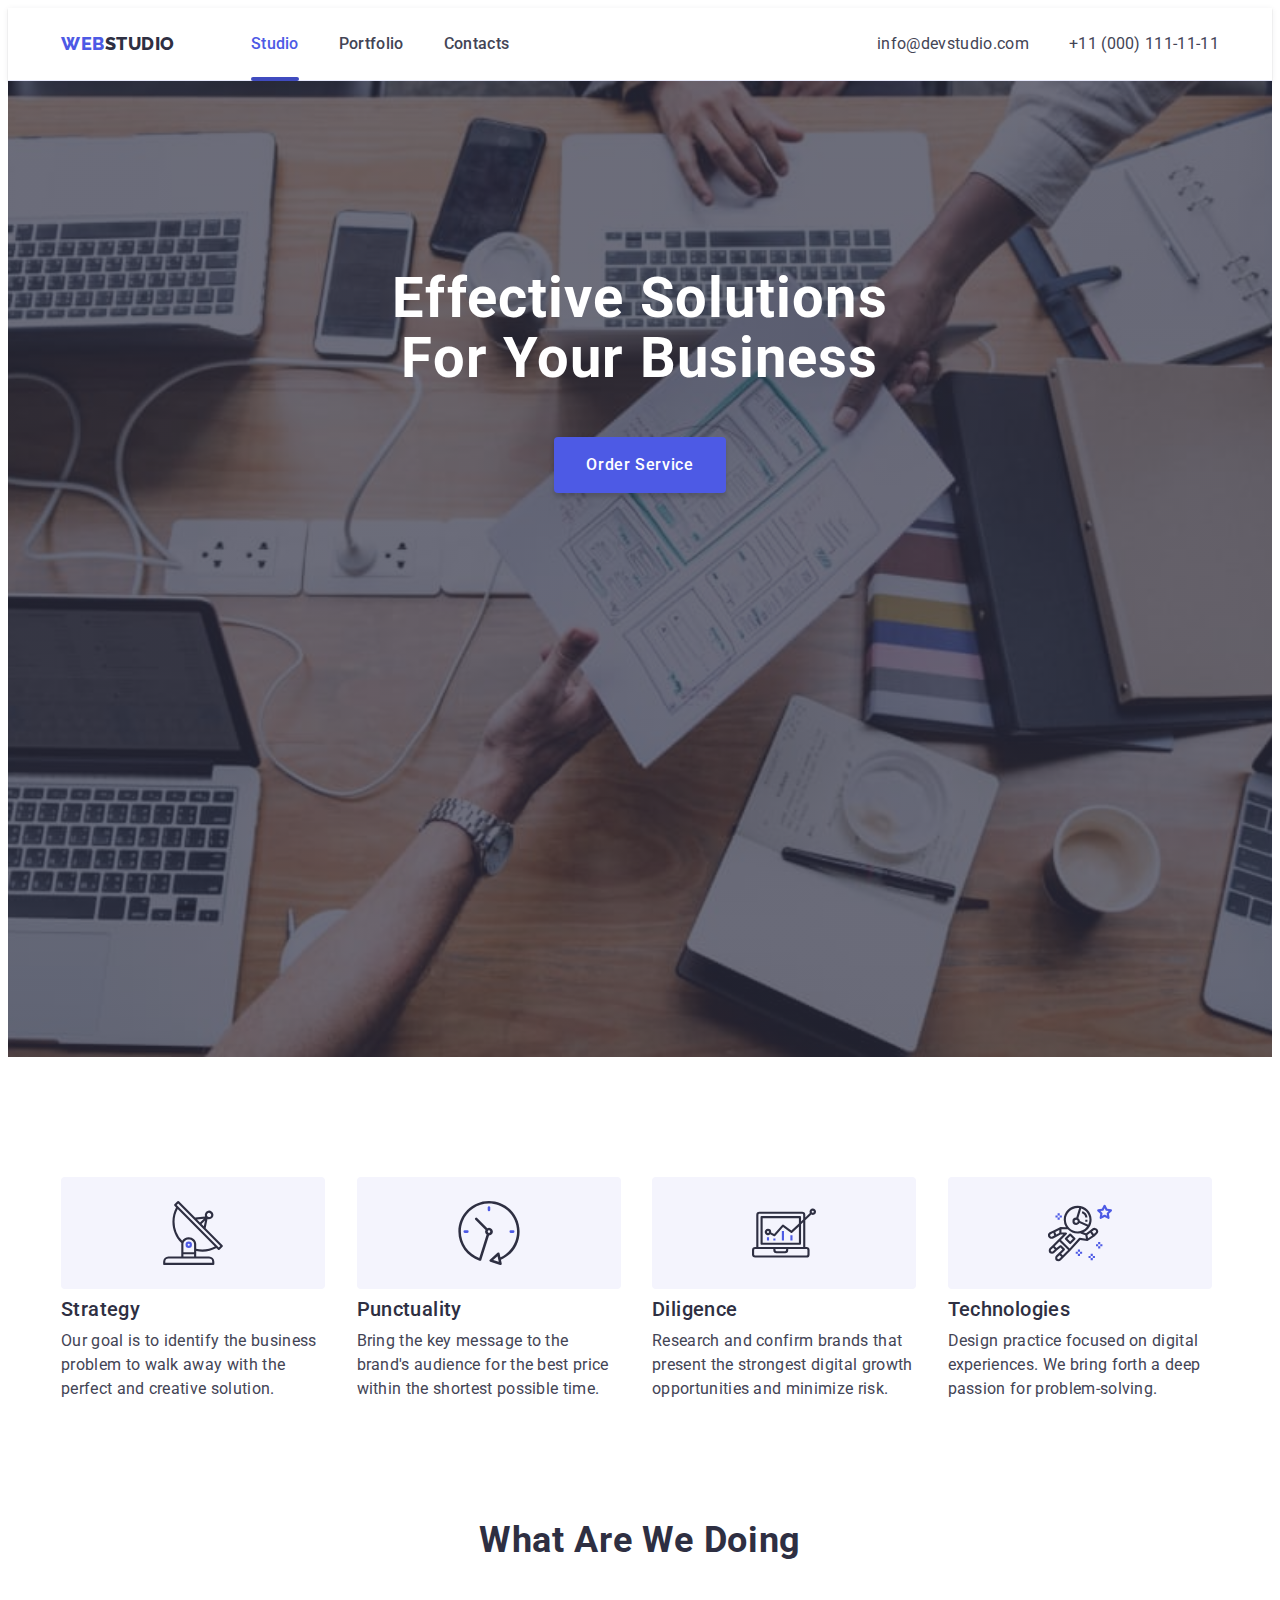
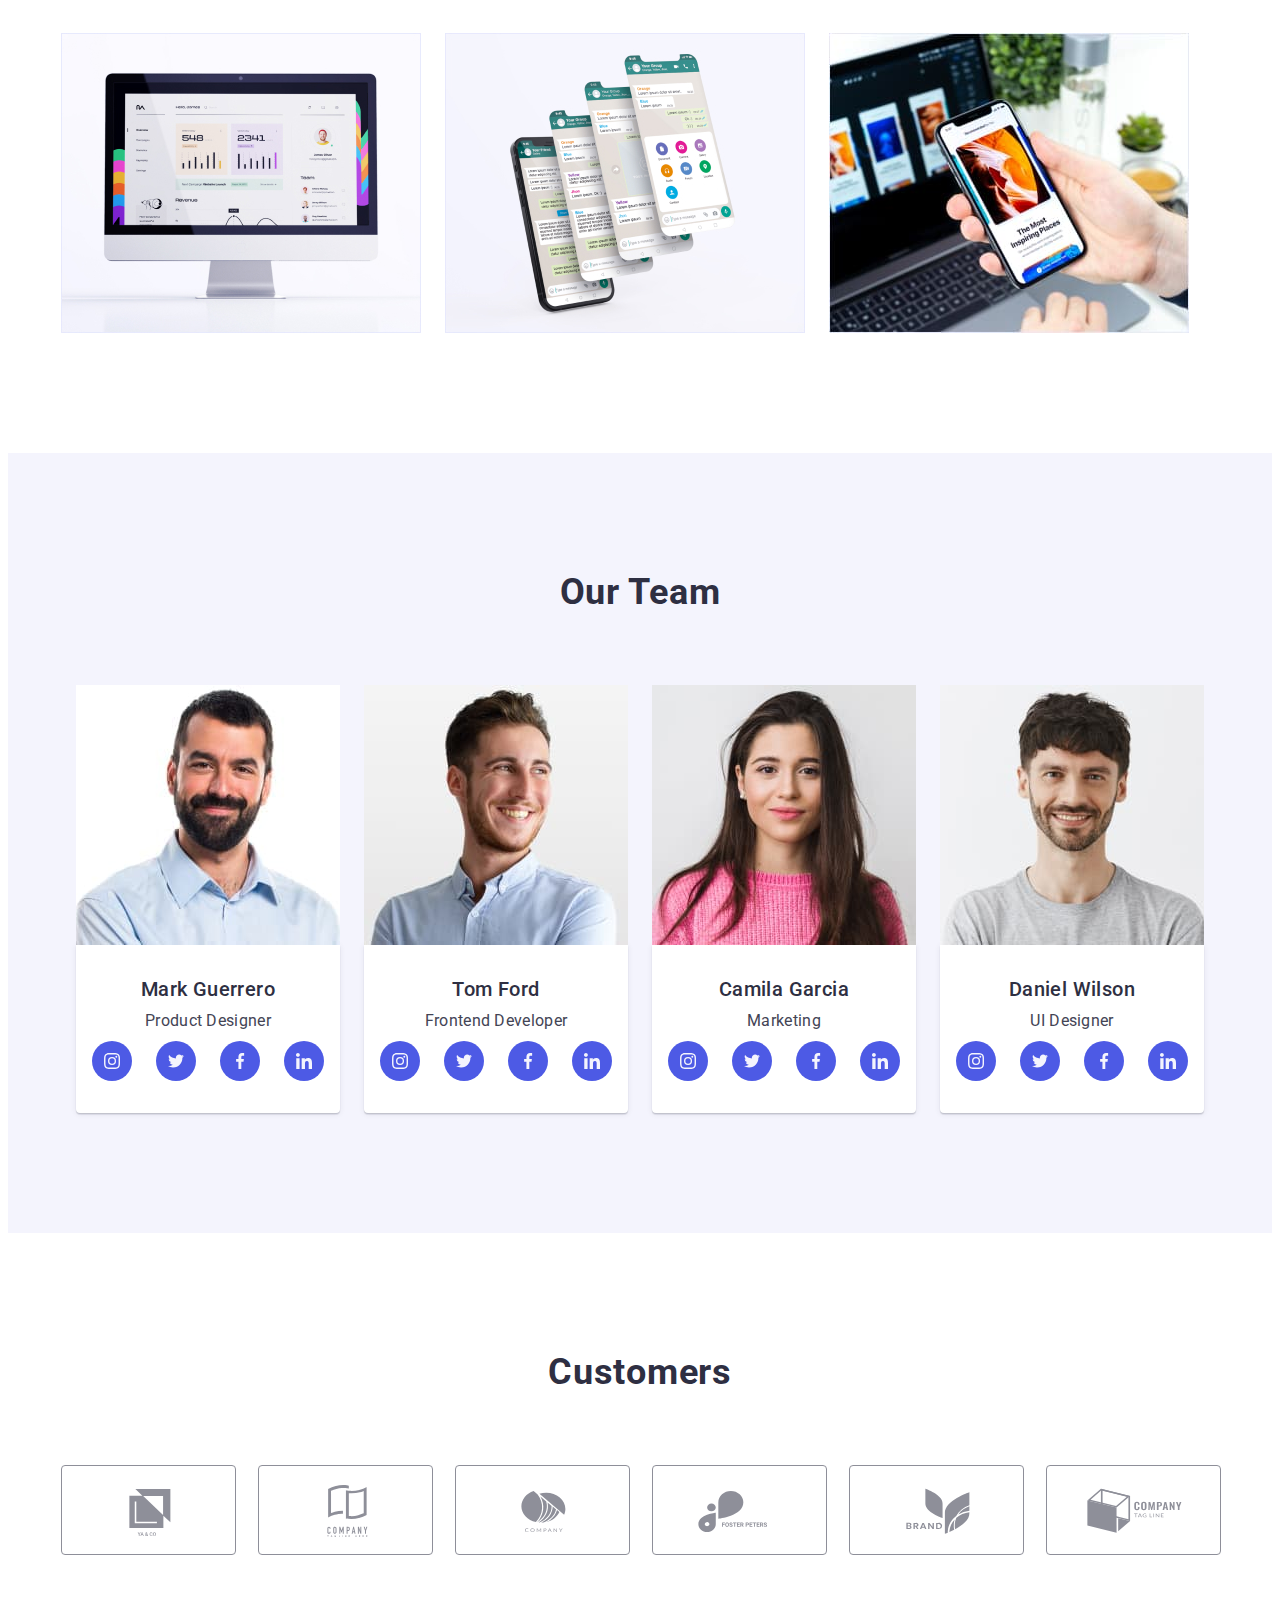
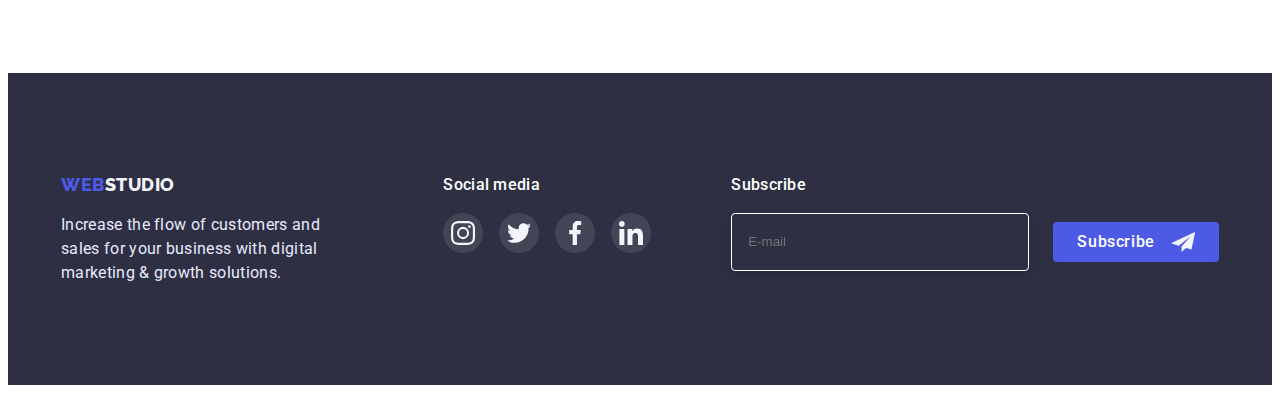
<file: index.html>
<!DOCTYPE html>
<html lang="en">
  <head>
    <meta charset="UTF-8" />
    <meta http-equiv="X-UA-Compatible" content="IE=edge" />
    <meta name="viewport" content="width=device-width, initial-scale=1.0" />
    <title>Document</title>
    <link rel="preconnect" href="https://fonts.googleapis.com" />
    <link rel="preconnect" href="https://fonts.gstatic.com" crossorigin />
    <link
      href="https://fonts.googleapis.com/css2?family=Raleway:wght@800&family=Roboto:wght@400;500;700;900&display=swap"
      rel="stylesheet"
    />
    <link
      rel="stylesheet"
      href="https://cdnjs.cloudflare.com/ajax/libs/modern-normalize/1.1.0/modern-normalize.min.css"
      integrity="sha512-wpPYUAdjBVSE4KJnH1VR1HeZfpl1ub8YT/NKx4PuQ5NmX2tKuGu6U/JRp5y+Y8XG2tV+wKQpNHVUX03MfMFn9Q=="
      crossorigin="anonymous"
      referrerpolicy="no-referrer"
    />
    <link rel="stylesheet" href="./css/styles.css" />
  </head>
  <body>
    <!-- header -->
    <header class="site-header">
      <div class="container main-nav">
        <nav class="navigation">
          <a href="./index.html" class="logo"
            >Web<span class="logo-web">studio</span></a
          >
          <ul class="nav list">
            <li class="item">
              <a href="./index.html" class="link active">Studio</a>
            </li>
            <li class="item">
              <a href="./portfolio.html" class="link">Portfolio</a>
            </li>
            <li class="item"><a href="" class="link">Contacts</a></li>
          </ul>
        </nav>
        <button type="button" class="button open-menu js-open-menu">
          <svg width="32" height="22">
            <use href="./images/icons.svg#icon-burger-menu"></use>
          </svg>
        </button>
        <address class="address-list">
          <ul class="contacts list">
            <li class="item">
              <a href="mailto:info@devstudio.com" class="contact"
                >info@devstudio.com</a
              >
            </li>
            <li class="item">
              <a href="tel:+110001111111" class="contact"
                >+11 (000) 111-11-11</a
              >
            </li>
          </ul>
        </address>
      </div>
    </header>
    <main>
      <!-- hero section -->
      <section class="hero-section">
        <div class="container">
          <h1 class="hero-title">Effective Solutions for Your Business</h1>
          <button type="button" class="hero button" data-modal-open>
            Order Service
          </button>
        </div>
      </section>
      <!-- advantages section -->
      <section class="features">
        <div class="container">
          <h2 class="visually-hidden">Our Advantages</h2>
          <ul class="feature-list list">
            <li class="feature">
              <div class="hood">
                <svg class="icon">
                  <use href="./images/icons.svg#icon-antenna"></use>
                </svg>
              </div>
              <h3 class="feature-title">Strategy</h3>
              <p class="feature-description">
                Our goal is to identify the business problem to walk away with
                the perfect and creative solution.
              </p>
            </li>
            <li class="feature">
              <div class="hood">
                <svg class="icon">
                  <use href="./images/icons.svg#icon-clock"></use>
                </svg>
              </div>
              <h3 class="feature-title">Punctuality</h3>
              <p class="feature-description">
                Bring the key message to the brand's audience for the best price
                within the shortest possible time.
              </p>
            </li>
            <li class="feature">
              <div class="hood">
                <svg class="icon">
                  <use href="./images/icons.svg#icon-diagram"></use>
                </svg>
              </div>
              <h3 class="feature-title">Diligence</h3>
              <p class="feature-description">
                Research and confirm brands that present the strongest digital
                growth opportunities and minimize risk.
              </p>
            </li>
            <li class="feature">
              <div class="hood">
                <svg class="icon">
                  <use href="./images/icons.svg#icon-astronaut"></use>
                </svg>
              </div>
              <h3 class="feature-title">Technologies</h3>
              <p class="feature-description">
                Design practice focused on digital experiences. We bring forth a
                deep passion for problem-solving.
              </p>
            </li>
          </ul>
        </div>
      </section>
      <!-- work section -->
      <section class="activities">
        <div class="container">
          <h2 class="work-title">What Are We Doing</h2>
          <ul class="activity-list list">
            <li class="activity-image">
              <img
                srcset="./images/Rectangle-71@2x.jpg 2x"
                src="./images/img1.jpg"
                alt="computer"
                width="360"
              />
            </li>
            <li class="activity-image">
              <img
                srcset="./images/Rectangle-71-1@2x.jpg 2x"
                src="./images/img2.jpg"
                alt="screen_slideshow"
                width="360"
              />
            </li>
            <li class="activity-image">
              <img
                srcset="./images/Rectangle71-2@2x.jpg 2x"
                src="./images/img3.jpg"
                alt="phone"
                width="360"
              />
            </li>
          </ul>
        </div>
      </section>
      <!-- team section -->
      <section class="team">
        <div class="container">
          <h2 class="team-title">Our Team</h2>
          <ul class="team-list list">
            <li class="item">
              <img
                srcset="./images/mobile/mark-guerrero@2x.jpg 2x"
                src="./images/workers/mark.jpg"
                alt="mark"
                width="264"
              />
              <div class="team-content">
                <h3 class="name">Mark Guerrero</h3>
                <p class="process">Product Designer</p>
                <ul class="list socials">
                  <li class="social-button">
                    <a href="" class="social-link">
                      <svg class="social-icon">
                        <use href="./images/icons.svg#icon-instagram"></use>
                      </svg>
                    </a>
                  </li>
                  <li class="social-button">
                    <a href="" class="social-link">
                      <svg class="social-icon">
                        <use href="./images/icons.svg#icon-twitter"></use>
                      </svg>
                    </a>
                  </li>
                  <li class="social-button">
                    <a href="" class="social-link">
                      <svg class="social-icon">
                        <use href="./images/icons.svg#icon-facebook"></use>
                      </svg>
                    </a>
                  </li>
                  <li class="social-button">
                    <a href="" class="social-link">
                      <svg class="social-icon">
                        <use href="./images/icons.svg#icon-linkedin"></use>
                      </svg>
                    </a>
                  </li>
                </ul>
              </div>
            </li>
            <li class="item">
              <img
                srcset="./images/mobile/tom-ford@2x.jpg 2x"
                src="./images/workers/tom.jpg"
                alt="tom"
                width="264"
              />
              <div class="team-content">
                <h3 class="name">Tom Ford</h3>
                <p class="process">Frontend Developer</p>
                <ul class="list socials">
                  <li class="social-button">
                    <a href="" class="social-link">
                      <svg class="social-icon">
                        <use href="./images/icons.svg#icon-instagram"></use>
                      </svg>
                    </a>
                  </li>
                  <li class="social-button">
                    <a href="" class="social-link">
                      <svg class="social-icon">
                        <use href="./images/icons.svg#icon-twitter"></use>
                      </svg>
                    </a>
                  </li>
                  <li class="social-button">
                    <a href="" class="social-link">
                      <svg class="social-icon">
                        <use href="./images/icons.svg#icon-facebook"></use>
                      </svg>
                    </a>
                  </li>
                  <li class="social-button">
                    <a href="" class="social-link">
                      <svg class="social-icon">
                        <use href="./images/icons.svg#icon-linkedin"></use>
                      </svg>
                    </a>
                  </li>
                </ul>
              </div>
            </li>
            <li class="item">
              <img
                srcset="./images/mobile/camilla-garcia@2x.jpg 2x"
                src="./images/workers/camila.jpg"
                alt="camila"
                width="264"
              />
              <div class="team-content">
                <h3 class="name">Camila Garcia</h3>
                <p class="process">Marketing</p>
                <ul class="list socials">
                  <li class="social-button">
                    <a href="" class="social-link">
                      <svg class="social-icon">
                        <use href="./images/icons.svg#icon-instagram"></use>
                      </svg>
                    </a>
                  </li>
                  <li class="social-button">
                    <a href="" class="social-link">
                      <svg class="social-icon">
                        <use href="./images/icons.svg#icon-twitter"></use>
                      </svg>
                    </a>
                  </li>
                  <li class="social-button">
                    <a href="" class="social-link">
                      <svg class="social-icon">
                        <use href="./images/icons.svg#icon-facebook"></use>
                      </svg>
                    </a>
                  </li>
                  <li class="social-button">
                    <a href="" class="social-link">
                      <svg class="social-icon">
                        <use href="./images/icons.svg#icon-linkedin"></use>
                      </svg>
                    </a>
                  </li>
                </ul>
              </div>
            </li>
            <li class="item">
              <img
                srcset="./images/mobile/daniel-wilson@2x.jpg 2x"
                src="./images/workers/daniel.jpg"
                alt="daniel"
                width="264"
              />
              <div class="team-content">
                <h3 class="name">Daniel Wilson</h3>
                <p class="process">UI Designer</p>
                <ul class="list socials">
                  <li class="social-button">
                    <a href="" class="social-link">
                      <svg class="social-icon">
                        <use href="./images/icons.svg#icon-instagram"></use>
                      </svg>
                    </a>
                  </li>
                  <li class="social-button">
                    <a href="" class="social-link">
                      <svg class="social-icon">
                        <use href="./images/icons.svg#icon-twitter"></use>
                      </svg>
                    </a>
                  </li>
                  <li class="social-button">
                    <a href="" class="social-link">
                      <svg class="social-icon">
                        <use href="./images/icons.svg#icon-facebook"></use>
                      </svg>
                    </a>
                  </li>
                  <li class="social-button">
                    <a href="" class="social-link">
                      <svg class="social-icon">
                        <use href="./images/icons.svg#icon-linkedin"></use>
                      </svg>
                    </a>
                  </li>
                </ul>
              </div>
            </li>
          </ul>
        </div>
      </section>
      <!-- customers -->
      <section class="customers">
        <div class="container">
          <h2 class="customers-title">Customers</h2>
          <ul class="list customer-list">
            <li class="customer-item">
              <a href="" class="customer-button">
                <svg class="customer-icon">
                  <use href="./images/icons.svg#icon-customer-one"></use>
                </svg>
              </a>
            </li>
            <li class="customer-item">
              <a href="" class="customer-button">
                <svg class="customer-icon">
                  <use href="./images/icons.svg#icon-customer-two"></use>
                </svg>
              </a>
            </li>
            <li class="customer-item">
              <a href="" class="customer-button">
                <svg class="customer-icon">
                  <use href="./images/icons.svg#icon-customer-three"></use>
                </svg>
              </a>
            </li>
            <li class="customer-item">
              <a href="" class="customer-button">
                <svg class="customer-icon">
                  <use href="./images/icons.svg#icon-customer-four"></use>
                </svg>
              </a>
            </li>
            <li class="customer-item">
              <a href="" class="customer-button">
                <svg class="customer-icon">
                  <use href="./images/icons.svg#icon-customer-five"></use>
                </svg>
              </a>
            </li>
            <li class="customer-item">
              <a href="" class="customer-button">
                <svg class="customer-icon">
                  <use href="./images/icons.svg#icon-customer-six"></use>
                </svg>
              </a>
            </li>
          </ul>
        </div>
      </section>
    </main>
    <!-- footer -->
    <footer class="footer">
      <div class="container footer-wrapper">
        <div class="descr-div">
          <a href="./index.html" class="logo footer-logo"
            >Web<span class="logo light">studio</span></a
          >
          <p class="footer-description">
            Increase the flow of customers and sales for your business with
            digital marketing & growth solutions.
          </p>
        </div>
        <div class="footer-socials">
          <p class="media-title">Social media</p>
          <ul class="list footer-list">
            <li class="media-button">
              <a href="" class="media-link">
                <svg class="media-icon">
                  <use href="./images/icons.svg#icon-instagram"></use>
                </svg>
              </a>
            </li>
            <li class="media-button">
              <a href="" class="media-link">
                <svg class="media-icon">
                  <use href="./images/icons.svg#icon-twitter"></use>
                </svg>
              </a>
            </li>
            <li class="media-button">
              <a href="" class="media-link">
                <svg class="media-icon">
                  <use href="./images/icons.svg#icon-facebook"></use>
                </svg>
              </a>
            </li>
            <li class="media-button">
              <a href="" class="media-link">
                <svg class="media-icon">
                  <use href="./images/icons.svg#icon-linkedin"></use>
                </svg>
              </a>
            </li>
          </ul>
        </div>
        <div class="footer-subscribe">
          <p class="subscribe-header">Subscribe</p>
          <form name="email-form" class="subscribe-wrapper">
            <input
              type="email"
              name="email"
              placeholder="E-mail"
              class="input-email"
            />
            <button type="submit" class="button subscribe-button">
              Subscribe
              <svg class="subscribe-icon">
                <use href="./images/icons.svg#icon-send-plane"></use>
              </svg>
            </button>
          </form>
        </div>
      </div>
    </footer>

    <!-- MOBILE MENU -->
    <div class="mobile-menu js-menu-container">
      <div class="container flex-container">
        <div>
          <button type="button" class="modal-btn js-close-menu">
            <svg class="close-icon" width="8" height="8">
              <use href="./images/icons.svg#icon-exit"></use>
            </svg>
          </button>
          <ul class="mobile-list list">
            <li class="item">
              <a href="./index.html" class="link active">Studio</a>
            </li>
            <li class="item">
              <a href="./portfolio.html" class="link">Portfolio</a>
            </li>
            <li class="item"><a href="" class="link">Contacts</a></li>
          </ul>
        </div>
        <div class="mobile-menu-contacts-wrap">
          <address class="mobile-address">
            <ul class="mobile-contacts list">
              <li class="item">
                <a href="tel:+110001111111" class="contact phone-number"
                  >+11 (000) 111-11-11</a
                >
              </li>
              <li class="item">
                <a href="mailto:info@devstudio.com" class="contact email"
                  >info@devstudio.com</a
                >
              </li>
            </ul>
          </address>
          <ul class="mobile-socials list">
            <li class="social-menu">
              <a href="" class="social-button">
                <svg class="social-icon">
                  <use href="./images/icons.svg#icon-instagram"></use>
                </svg>
              </a>
            </li>
            <li class="social-menu">
              <a href="" class="social-button">
                <svg class="social-icon">
                  <use href="./images/icons.svg#icon-twitter"></use>
                </svg>
              </a>
            </li>
            <li class="social-menu">
              <a href="" class="social-button">
                <svg class="social-icon">
                  <use href="./images/icons.svg#icon-facebook"></use>
                </svg>
              </a>
            </li>
            <li class="social-menu">
              <a href="" class="social-button">
                <svg class="social-icon">
                  <use href="./images/icons.svg#icon-linkedin"></use>
                </svg>
              </a>
            </li>
          </ul>
        </div>
      </div>
    </div>
    <!-- MODAL -->
    <div class="backdrop is-hidden" data-modal>
      <div class="modal">
        <button type="button" class="modal-btn" data-modal-close>
          <svg class="close-icon">
            <use href="./images/icons.svg#icon-exit"></use>
          </svg>
        </button>
        <p class="modal-title">Leave your contacts and we will call you back</p>
        <form name="form">
          <div class="modal-form">
            <label>
              <span class="form-label">Name</span>
              <span class="form-field">
                <input type="text" name="name" class="form-input" />
                <svg class="form-icon">
                  <use href="./images/icons.svg#icon-person"></use>
                </svg>
              </span>
            </label>
            <label>
              <span class="form-label">Phone</span>
              <span class="form-field">
                <input type="tel" name="phone-number" class="form-input" />
                <svg class="form-icon">
                  <use href="./images/icons.svg#icon-phone"></use>
                </svg>
              </span>
            </label>
            <label>
              <span class="form-label">Email</span>
              <span class="form-field">
                <input type="email" name="email-address" class="form-input" />
                <svg class="form-icon">
                  <use href="./images/icons.svg#icon-email"></use>
                </svg>
              </span>
            </label>
            <label>
              <span class="form-label">Comment</span>
              <textarea
                name="comment"
                placeholder="Text input"
                class="form-comment"
              ></textarea>
            </label>
          </div>
          <label class="checkbox-label">
            <input
              type="checkbox"
              name="privacy-policy"
              class="checkbox"
              value="accepted"
            />
            <span class="checkbox-icon">
              <svg width="10" height="8">
                <use href="./images/icons.svg#icon-checkmark"></use>
              </svg>
            </span>
            <span>
              I accept the terms and conditions of the
              <a href="" class="policy">Privacy Policy</a>
            </span>
          </label>
          <button type="submit" class="button send-button">Send</button>
        </form>
      </div>
    </div>
    <script src="./js/modal.js"></script>
    <script src="./js/modal-menu.js"></script>
  </body>
</html>
</file>
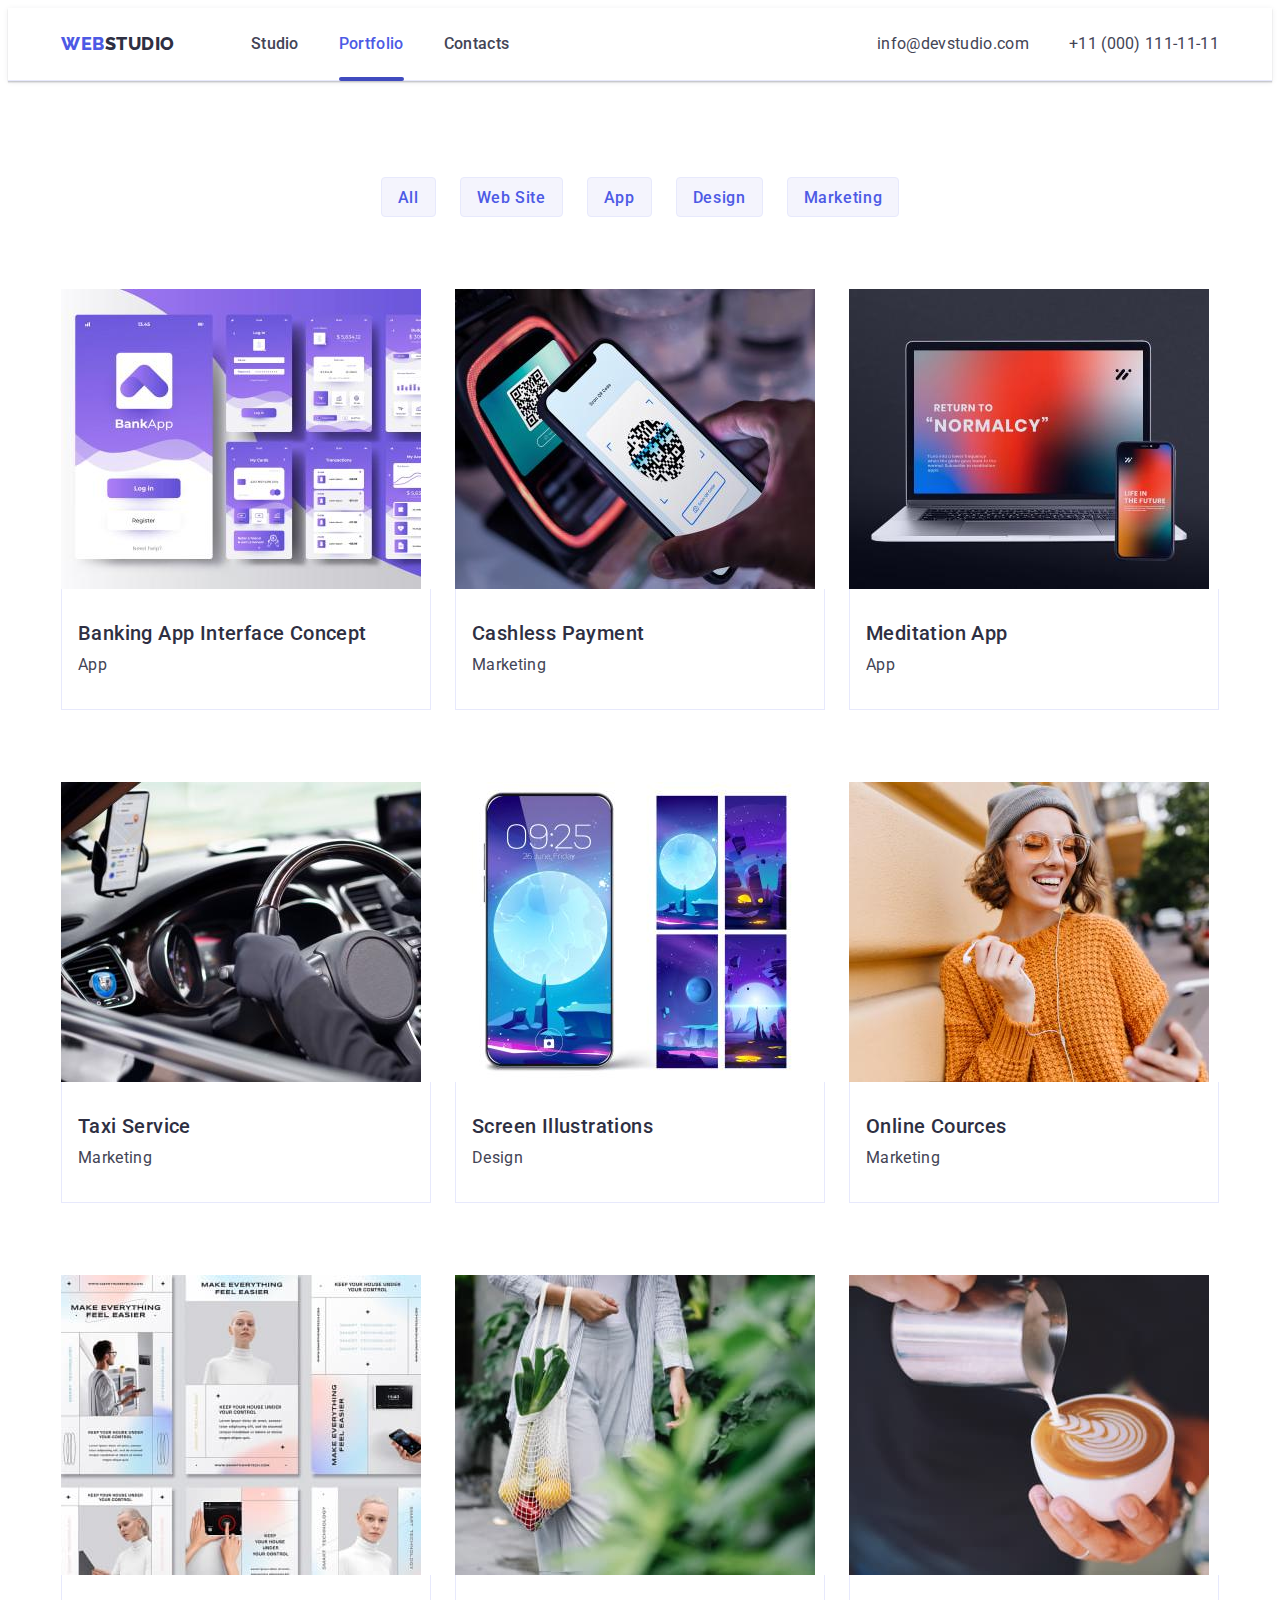
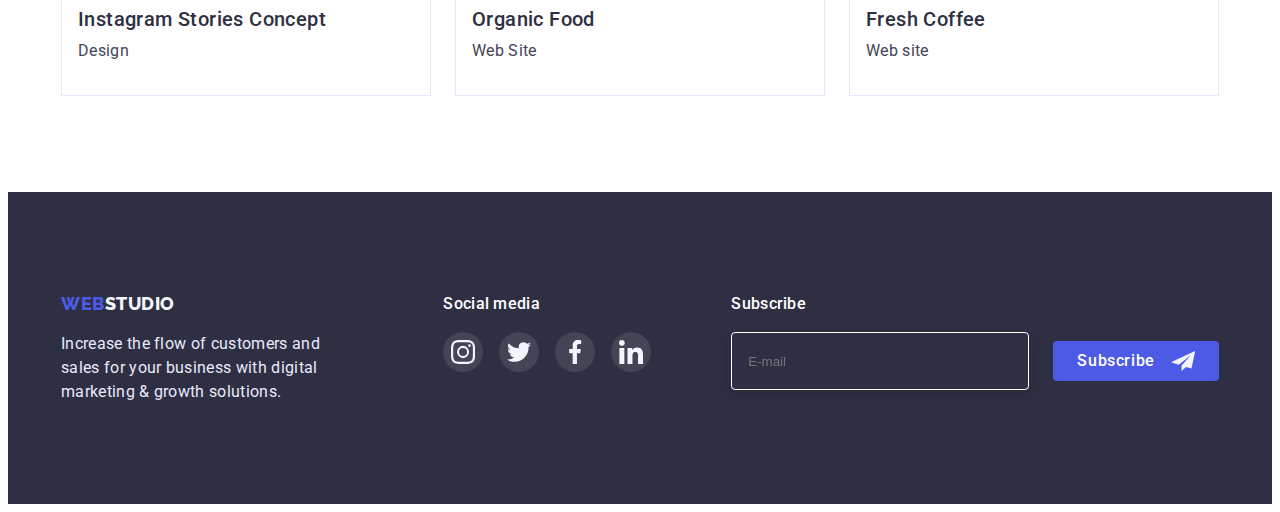
<file: portfolio.html>
<!DOCTYPE html>
<html lang="en">
  <head>
    <meta charset="UTF-8" />
    <meta http-equiv="X-UA-Compatible" content="IE=edge" />
    <meta name="viewport" content="width=device-width, initial-scale=1.0" />
    <title>Document</title>
    <link rel="preconnect" href="https://fonts.googleapis.com" />
    <link rel="preconnect" href="https://fonts.gstatic.com" crossorigin />
    <link
      href="https://fonts.googleapis.com/css2?family=Raleway:wght@800&family=Roboto:wght@400;500;700;900&display=swap"
      rel="stylesheet"
    />
    <link
      rel="stylesheet"
      href="https://cdnjs.cloudflare.com/ajax/libs/modern-normalize/1.1.0/modern-normalize.min.css"
      integrity="sha512-wpPYUAdjBVSE4KJnH1VR1HeZfpl1ub8YT/NKx4PuQ5NmX2tKuGu6U/JRp5y+Y8XG2tV+wKQpNHVUX03MfMFn9Q=="
      crossorigin="anonymous"
      referrerpolicy="no-referrer"
    />
    <link rel="stylesheet" href="./css/styles.css" />
  </head>
  <body>
    <header class="site-header">
      <div class="container main-nav">
        <nav class="navigation">
          <a href="./index.html" class="logo"
            >Web<span class="logo-web">studio</span></a
          >
          <ul class="nav list">
            <li class="item">
              <a href="./index.html" class="link">Studio</a>
            </li>
            <li class="item">
              <a href="./portfolio.html" class="link active">Portfolio</a>
            </li>
            <li class="item"><a href="" class="link">Contacts</a></li>
          </ul>
        </nav>
        <button type="button" class="button open-menu js-open-menu">
          <svg width="32" height="22">
            <use href="./images/icons.svg#icon-burger-menu"></use>
          </svg>
        </button>
        <address class="address-list">
          <ul class="contacts list">
            <li class="item">
              <a href="mailto:info@devstudio.com" class="contact"
                >info@devstudio.com</a
              >
            </li>
            <li class="item">
              <a href="tel:+110001111111" class="contact"
                >+11 (000) 111-11-11</a
              >
            </li>
          </ul>
        </address>
      </div>
    </header>
    <main>
      <!-- filter and examples -->
      <section class="portfolio">
        <div class="container">
          <h1 class="visually-hidden">Portfolio</h1>
          <ul class="button-list list">
            <li class="item">
              <button type="button" class="button-filter button">All</button>
            </li>
            <li class="item">
              <button type="button" class="button-filter button">
                Web Site
              </button>
            </li>
            <li class="item">
              <button type="button" class="button-filter button">App</button>
            </li>
            <li class="item">
              <button type="button" class="button-filter button">Design</button>
            </li>
            <li class="item">
              <button type="button" class="button-filter button">
                Marketing
              </button>
            </li>
          </ul>
          <ul class="example-list list">
            <li class="item">
              <a href="" class="example-link">
                <div class="example-thumb">
                  <div class="example-overlay">
                    <p class="overlay-text">
                      14 Stylish and User-Friendly App Design Concepts · Task
                      Manager App · Calorie Tracker App · Exotic Fruit Ecommerce
                      App · Cloud Storage App
                    </p>
                  </div>
                  <picture>
                    <source
                      srcset="
                        ./images/portfolio/portfolio1.jpg 1x,
                        ./images/desktop/img-8@2x.jpg     2x
                      "
                      media="(min-width: 1200px)"
                    />
                    <source
                      srcset="
                        ./images/tablet/bank-tablet.jpg    1x,
                        ./images/tablet/bank-tablet@2x.jpg 2x
                      "
                      media="(min-width: 768px)"
                    />
                    <source
                      srcset="
                        ./images/mobile/bank-app.jpg    1x,
                        ./images/mobile/bank-app@2x.jpg 2x
                      "
                      media="(max-width: 767px)"
                    />
                    <img
                      src="./images/portfolio/portfolio1.jpg"
                      alt="banking app"
                    />
                  </picture>
                </div>
                <div class="card-content">
                  <h2 class="example-title">Banking App Interface Concept</h2>
                  <p class="example-type">App</p>
                </div>
              </a>
            </li>
            <li class="item">
              <a href="" class="example-link">
                <div class="example-thumb">
                  <div class="example-overlay">
                    <p class="overlay-text">
                      14 Stylish and User-Friendly App Design Concepts · Task
                      Manager App · Calorie Tracker App · Exotic Fruit Ecommerce
                      App · Cloud Storage App
                    </p>
                  </div>
                  <picture>
                    <source
                      srcset="
                        ./images/portfolio/portfolio2.jpg 1x,
                        ./images/desktop/img-7@2x.jpg     2x
                      "
                      media="(min-width: 1200px)"
                    />
                    <source
                      srcset="
                        ./images/tablet/cashless-tablet.jpg    1x,
                        ./images/tablet/cashless-tablet@2x.jpg 2x
                      "
                      media="(min-width: 768px)"
                    />
                    <source
                      srcset="
                        ./images/mobile/cashless.jpg      1x,
                        ./images/mobile/cashless@2x-5.jpg 2x
                      "
                      media="(max-width: 767px)"
                    />
                    <img
                      src="./images/portfolio/portfolio2.jpg"
                      alt="cashless payment"
                    />
                  </picture>
                </div>
                <div class="card-content">
                  <h2 class="example-title">Cashless Payment</h2>
                  <p class="example-type">Marketing</p>
                </div>
              </a>
            </li>
            <li class="item">
              <a href="" class="example-link">
                <div class="example-thumb">
                  <div class="example-overlay">
                    <p class="overlay-text">
                      14 Stylish and User-Friendly App Design Concepts · Task
                      Manager App · Calorie Tracker App · Exotic Fruit Ecommerce
                      App · Cloud Storage App
                    </p>
                  </div>
                  <picture>
                    <source
                      srcset="
                        ./images/portfolio/portfolio3.jpg 1x,
                        ./images/desktop/img-6@2x.jpg     2x
                      "
                      media="(min-width: 1200px)"
                    />
                    <source
                      srcset="
                        ./images/tablet/meditaion-tablet.jpg    1x,
                        ./images/tablet/meditaion-tablet@2x.jpg 2x
                      "
                      media="(min-width: 768px)"
                    />
                    <source
                      srcset="
                        ./images/mobile/meditaion.jpg    1x,
                        ./images/mobile/meditaion@2x.jpg 2x
                      "
                      media="(max-width: 767px)"
                    />
                    <img
                      src="./images/portfolio/portfolio3.jpg"
                      alt="meditation app"
                    />
                  </picture>
                </div>
                <div class="card-content">
                  <h2 class="example-title">Meditation App</h2>
                  <p class="example-type">App</p>
                </div>
              </a>
            </li>
            <li class="item">
              <a href="" class="example-link">
                <div class="example-thumb">
                  <div class="example-overlay">
                    <p class="overlay-text">
                      14 Stylish and User-Friendly App Design Concepts · Task
                      Manager App · Calorie Tracker App · Exotic Fruit Ecommerce
                      App · Cloud Storage App
                    </p>
                  </div>
                  <picture>
                    <source
                      srcset="
                        ./images/portfolio/portfolio4.jpg 1x,
                        ./images/desktop/img-5@2x.jpg     2x
                      "
                      media="(min-width: 1200px)"
                    />
                    <source
                      srcset="
                        ./images/tablet/taxi-tablet.jpg    1x,
                        ./images/tablet/taxi-tablet@2x.jpg 2x
                      "
                      media="(min-width: 768px)"
                    />
                    <source
                      srcset="
                        ./images/mobile/taxi.jpg    1x,
                        ./images/mobile/taxi@2x.jpg 2x
                      "
                      media="(max-width: 767px)"
                    />
                    <img
                      src="./images/portfolio/portfolio4.jpg"
                      alt="taxi service"
                    />
                  </picture>
                </div>
                <div class="card-content">
                  <h2 class="example-title">Taxi Service</h2>
                  <p class="example-type">Marketing</p>
                </div>
              </a>
            </li>
            <li class="item">
              <a href="" class="example-link">
                <div class="example-thumb">
                  <div class="example-overlay">
                    <p class="overlay-text">
                      14 Stylish and User-Friendly App Design Concepts · Task
                      Manager App · Calorie Tracker App · Exotic Fruit Ecommerce
                      App · Cloud Storage App
                    </p>
                  </div>
                  <picture>
                    <source
                      srcset="
                        ./images/portfolio/portfolio5.jpg 1x,
                        ./images/desktop/img-4@2x.jpg     2x
                      "
                      media="(min-width: 1200px)"
                    />
                    <source
                      srcset="
                        ./images/tablet/screen-illu-tablet.jpg    1x,
                        ./images/tablet/screen-illu-tablet@2x.jpg 2x
                      "
                      media="(min-width: 768px)"
                    />
                    <source
                      srcset="
                        ./images/mobile/screen-illu.jpg    1x,
                        ./images/mobile/screen-illu@2x.jpg 2x
                      "
                      media="(max-width: 767px)"
                    />
                    <img
                      src="./images/portfolio/portfolio5.jpg"
                      alt="screen illustrations"
                    />
                  </picture>
                </div>
                <div class="card-content">
                  <h2 class="example-title">Screen Illustrations</h2>
                  <p class="example-type">Design</p>
                </div>
              </a>
            </li>
            <li class="item">
              <a href="" class="example-link">
                <div class="example-thumb">
                  <div class="example-overlay">
                    <p class="overlay-text">
                      14 Stylish and User-Friendly App Design Concepts · Task
                      Manager App · Calorie Tracker App · Exotic Fruit Ecommerce
                      App · Cloud Storage App
                    </p>
                  </div>
                  <picture>
                    <source
                      srcset="
                        ./images/portfolio/portfolio6.jpg 1x,
                        ./images/desktop/img-3@2x.jpg     2x
                      "
                      media="(min-width: 1200px)"
                    />
                    <source
                      srcset="
                        ./images/tablet/cources-tablet.jpg    1x,
                        ./images/tablet/courses-tablet@2x.jpg 2x
                      "
                      media="(min-width: 768px)"
                    />
                    <source
                      srcset="
                        ./images/mobile/cources.jpg    1x,
                        ./images/mobile/courses@2x.jpg 2x
                      "
                      media="(max-width: 767px)"
                    />
                    <img
                      src="./images/portfolio/portfolio6.jpg"
                      alt="online cources"
                    />
                  </picture>
                </div>
                <div class="card-content">
                  <h2 class="example-title">Online Cources</h2>
                  <p class="example-type">Marketing</p>
                </div>
              </a>
            </li>
            <li class="item">
              <a href="" class="example-link">
                <div class="example-thumb">
                  <div class="example-overlay">
                    <p class="overlay-text">
                      14 Stylish and User-Friendly App Design Concepts · Task
                      Manager App · Calorie Tracker App · Exotic Fruit Ecommerce
                      App · Cloud Storage App
                    </p>
                  </div>
                  <picture>
                    <source
                      srcset="
                        ./images/portfolio/portfolio7.jpg 1x,
                        ./images/desktop/img-2@2x.jpg     2x
                      "
                      media="(min-width: 1200px)"
                    />
                    <source
                      srcset="
                        ./images/tablet/insta-stories-tablet.jpg    1x,
                        ./images/tablet/insta-stories-tablet@2x.jpg 2x
                      "
                      media="(min-width: 768px)"
                    />
                    <source
                      srcset="
                        ./images/mobile/insta-stories.jpg    1x,
                        ./images/mobile/insta-stories@2x.jpg 2x
                      "
                      media="(max-width: 767px)"
                    />
                    <img
                      src="./images/portfolio/portfolio7.jpg"
                      alt="insta stories concept"
                    />
                  </picture>
                </div>
                <div class="card-content">
                  <h2 class="example-title">Instagram Stories Concept</h2>
                  <p class="example-type">Design</p>
                </div>
              </a>
            </li>
            <li class="item">
              <a href="" class="example-link">
                <div class="example-thumb">
                  <div class="example-overlay">
                    <p class="overlay-text">
                      14 Stylish and User-Friendly App Design Concepts · Task
                      Manager App · Calorie Tracker App · Exotic Fruit Ecommerce
                      App · Cloud Storage App
                    </p>
                  </div>
                  <picture>
                    <source
                      srcset="
                        ./images/portfolio/portfolio8.jpg 1x,
                        ./images/desktop/img-1@2x.jpg     2x
                      "
                      media="(min-width: 1200px)"
                    />
                    <source
                      srcset="
                        ./images/tablet/organic-tablet.jpg    1x,
                        ./images/tablet/organic-tablet@2x.jpg 2x
                      "
                      media="(min-width: 768px)"
                    />
                    <source
                      srcset="
                        ./images/mobile/organic.jpg    1x,
                        ./images/mobile/organic@2x.jpg 2x
                      "
                      media="(max-width: 767px)"
                    />
                    <img
                      src="./images/portfolio/portfolio8.jpg"
                      alt="organic food"
                    />
                  </picture>
                </div>
                <div class="card-content">
                  <h2 class="example-title">Organic Food</h2>
                  <p class="example-type">Web Site</p>
                </div>
              </a>
            </li>
            <li class="item">
              <a href="" class="example-link">
                <div class="example-thumb">
                  <div class="example-overlay">
                    <p class="overlay-text">
                      14 Stylish and User-Friendly App Design Concepts · Task
                      Manager App · Calorie Tracker App · Exotic Fruit Ecommerce
                      App · Cloud Storage App
                    </p>
                  </div>
                  <picture>
                    <source
                      srcset="
                        ./images/portfolio/portfolio9.jpg 1x,
                        ./images/desktop/img@2x.jpg       2x
                      "
                      media="(min-width: 1200px)"
                    />
                    <source
                      srcset="
                        ./images/tablet/coffee-tablet.jpg    1x,
                        ./images/tablet/coffee-tablet@2x.jpg 2x
                      "
                      media="(min-width: 768px)"
                    />
                    <source
                      srcset="
                        ./images/mobile/fresh-coffee.jpg    1x,
                        ./images/mobile/fresh-coffee@2x.jpg 2x
                      "
                      media="(max-width: 767px)"
                    />
                    <img
                      src="./images/portfolio/portfolio9.jpg"
                      alt="fresh coffee"
                    />
                  </picture>
                </div>
                <div class="card-content">
                  <h2 class="example-title">Fresh Coffee</h2>
                  <p class="example-type">Web site</p>
                </div>
              </a>
            </li>
          </ul>
        </div>
      </section>
    </main>
    <!-- footer -->
    <footer class="footer">
      <div class="container footer-wrapper">
        <div class="descr-div">
          <a href="./index.html" class="logo footer-logo"
            >Web<span class="logo light">studio</span></a
          >
          <p class="footer-description">
            Increase the flow of customers and sales for your business with
            digital marketing & growth solutions.
          </p>
        </div>
        <div class="footer-socials">
          <p class="media-title">Social media</p>
          <ul class="list footer-list">
            <li class="media-button">
              <a href="" class="media-link">
                <svg class="media-icon">
                  <use href="./images/icons.svg#icon-instagram"></use>
                </svg>
              </a>
            </li>
            <li class="media-button">
              <a href="" class="media-link">
                <svg class="media-icon">
                  <use href="./images/icons.svg#icon-twitter"></use>
                </svg>
              </a>
            </li>
            <li class="media-button">
              <a href="" class="media-link">
                <svg class="media-icon">
                  <use href="./images/icons.svg#icon-facebook"></use>
                </svg>
              </a>
            </li>
            <li class="media-button">
              <a href="" class="media-link">
                <svg class="media-icon">
                  <use href="./images/icons.svg#icon-linkedin"></use>
                </svg>
              </a>
            </li>
          </ul>
        </div>
        <div class="footer-subscribe">
          <p class="subscribe-header">Subscribe</p>
          <form name="email-form" class="subscribe-wrapper">
            <input
              type="email"
              name="email"
              placeholder="E-mail"
              class="input-email"
            />
            <button type="submit" class="button subscribe-button">
              Subscribe
              <svg class="subscribe-icon">
                <use href="./images/icons.svg#icon-send-plane"></use>
              </svg>
            </button>
          </form>
        </div>
      </div>
    </footer>
    <!-- MOBILE MENU -->
    <div class="mobile-menu js-menu-container">
      <div class="container flex-container">
        <div>
          <button type="button" class="modal-btn js-close-menu">
            <svg class="close-icon" width="8" height="8">
              <use href="./images/icons.svg#icon-exit"></use>
            </svg>
          </button>
          <ul class="mobile-list list">
            <li class="item">
              <a href="./index.html" class="link active">Studio</a>
            </li>
            <li class="item">
              <a href="./portfolio.html" class="link">Portfolio</a>
            </li>
            <li class="item"><a href="" class="link">Contacts</a></li>
          </ul>
        </div>
        <div class="mobile-menu-contacts-wrap">
          <address class="mobile-address">
            <ul class="mobile-contacts list">
              <li class="item">
                <a href="tel:+110001111111" class="contact phone-number"
                  >+11 (000) 111-11-11</a
                >
              </li>
              <li class="item">
                <a href="mailto:info@devstudio.com" class="contact email"
                  >info@devstudio.com</a
                >
              </li>
            </ul>
          </address>
          <ul class="mobile-socials list">
            <li class="social-menu">
              <a href="" class="social-button">
                <svg class="social-icon">
                  <use href="./images/icons.svg#icon-instagram"></use>
                </svg>
              </a>
            </li>
            <li class="social-menu">
              <a href="" class="social-button">
                <svg class="social-icon">
                  <use href="./images/icons.svg#icon-twitter"></use>
                </svg>
              </a>
            </li>
            <li class="social-menu">
              <a href="" class="social-button">
                <svg class="social-icon">
                  <use href="./images/icons.svg#icon-facebook"></use>
                </svg>
              </a>
            </li>
            <li class="social-menu">
              <a href="" class="social-button">
                <svg class="social-icon">
                  <use href="./images/icons.svg#icon-linkedin"></use>
                </svg>
              </a>
            </li>
          </ul>
        </div>
      </div>
    </div>
    <script src="./js/modal-menu.js"></script>
  </body>
</html>
</file>
<file: css/styles.css>
/* колір тексту (найбільше) + phone mail #434455  */
/* заголовки #2E2F42 */
/* h1 #FFFFFF */
/* order service + buttons portfolio #4D5AE5 */
/* hover buttons portfolio #404BBF */
/* footer text #E7E9FC */
/* footer logo #F4F4FD */

/* COLORS */

:root {
  --primary-text-color: #434455;
  --title-text-color: #2e2f42;
  --hover-focus-color: #404bbf;
  --accent-color: #e7e9fc;
  --buttons-bgc-color: rgba(77, 90, 229, 1);
  --lightmode-color: #f4f4fd;
  --hover-button-color: rgba(64, 75, 191, 1);
  --white: #ffffff;
  --black: #000000;
  --social-button-color: #4d5ae5;
  --social-button-hover: #404bbf;
  --modal-bgc: rgba(46, 47, 66, 0.4);
  --modal-window: #fcfcfc;
  --modal-text: #8e8f99;
  --cubic: cubic-bezier(0.4, 0, 0.2, 1);
}
/* UTILITIES */
body {
  font-family: "Roboto", sans-serif;
  background-color: var(--white);
  color: var(--primary-text-color);
}

h1,
h2,
h3,
h4,
h5,
h6,
p {
  margin: 0;
}

img {
  display: block;
  max-width: 100%;
  height: auto;
}

.visually-hidden {
  position: absolute;
  white-space: nowrap;
  width: 1px;
  height: 1px;
  overflow: hidden;
  border: 0;
  padding: 0;
  clip: rect(0 0 0 0);
  clip-path: inset(50%);
  margin: -1px;
}

.list {
  list-style-type: none;
  padding: 0;
  margin: 0;
}

.button {
  font-family: inherit;
  cursor: pointer;
  border-radius: 4px;
  letter-spacing: 0.04em;
  border: none;
}

/*==================== MOBILE HEADER ==================*/
.container {
  max-width: 426px;
  margin: 0 auto;
  width: 100%;
  padding-left: 15px;
  padding-right: 15px;
}

.site-header {
  width: 100%;
  padding-top: 16px;
  padding-bottom: 16px;
  border-bottom: 1px solid var(--accent-color);
  box-shadow: 0px 2px 1px rgba(46, 47, 66, 0.08),
    0px 1px 1px rgba(46, 47, 66, 0.16), 0px 1px 6px rgba(46, 47, 66, 0.08);
}

.open-menu {
  background-color: transparent;
  border: none;
  padding: 0;
  line-height: 0;
}
.main-nav {
  display: flex;
  justify-content: space-between;

  padding-left: 15px;
  padding-right: 15px;
}
.logo {
  /* margin-right: 76px; */

  text-decoration: none;
  font-family: "Raleway", sans-serif;
  font-weight: 800;
  font-size: 18px;
  line-height: 1.33;
  text-transform: uppercase;
  letter-spacing: 0.03em;

  color: var(--buttons-bgc-color);
}

.logo-web {
  color: var(--title-text-color);
}

.light.logo {
  color: var(--lightmode-color);
  margin: 0 auto;
}

.link {
  font-weight: 700;
  font-size: 36px;
  line-height: 1.11;
  letter-spacing: 0.02em;
  color: var(--title-text-color);
  transition: color 250ms var(--cubic);
  text-decoration: none;
}
.link:hover,
.link:focus {
  color: var(--hover-focus-color);
}
.link.active {
  color: var(--buttons-bgc-color);
}

.mobile-menu {
  display: none;
  position: fixed;
  width: 100%;
  height: 100%;

  top: 0;
  right: 0;

  padding: 40px;

  overflow: auto;
  background-color: var(--white);
}

.is-open {
  display: block;
}

.mobile-list {
  display: flex;
  flex-direction: column;
  gap: 40px;
  margin-top: 16px;
}

.flex-container {
  display: flex;
  height: 100%;
  flex-direction: column;
  justify-content: space-between;
  padding-right: 0;
  padding-left: 0;
}

.mobile-contacts {
  display: flex;
  flex-direction: column;
  gap: 40px;
}

.contact {
  display: block;

  font-size: 16px;
  font-style: normal;
  line-height: 1.5;
  letter-spacing: 0.02em;
  text-decoration: none;

  transition-duration: 250ms;
  transition-property: color;
  transition-timing-function: var(--cubic);

  color: var(--primary-text-color);
}

.contact:hover,
.contact:focus {
  color: var(--hover-focus-color);
}

.phone-number {
  font-weight: 600;
  font-size: 33px;
  line-height: 1.11;
  color: var(--social-button-color);
}

.email {
  font-weight: 500;
  font-size: 20px;
  line-height: 1.2;
}

.mobile-socials {
  display: flex;
  flex-wrap: wrap;
  margin-top: 48px;
  column-gap: 56px;
}

.mobile-address {
  margin-bottom: 48px;
}

.address-list {
  display: none;
}

@media screen and (max-width: 480px) {
  .mobile-socials {
    /* column-gap: 24px; */
    row-gap: 16px;
  }
}
/* MOBILE HERO */

.hero-section {
  height: 432px;
  max-width: 428px;

  padding-top: 112px;
  padding-bottom: 112px;
  margin: 0 auto;
  text-align: center;
  background-image: linear-gradient(
      rgba(46, 47, 66, 0.7),
      rgba(46, 47, 66, 0.7)
    ),
    url(../images/mobile/mobile-hero.jpg);

  background-color: var(--title-text-color);
  background-position: center;
  background-repeat: no-repeat;
  background-size: cover;
}

@media (min-device-pixel-ratio: 2),
  (min-resolution: 192dpi),
  (min-resolution: 2dppx) {
  .hero-section {
    background-image: linear-gradient(
        rgba(46, 47, 66, 0.7),
        rgba(46, 47, 66, 0.7)
      ),
      url(../images/mobile/mobile-hero@2x.jpg);
  }
}

.hero-title {
  max-width: 319px;
  margin-right: auto;
  margin-left: auto;
  margin-bottom: 72px;

  text-align: center;
  font-weight: 700;
  font-size: 36px;
  line-height: 1.11;
  letter-spacing: 0.02em;

  text-transform: capitalize;

  color: var(--white);
}

.button.hero {
  display: block;
  height: 56px;
  margin-left: auto;
  margin-right: auto;
  padding: 16px 32px;

  font-size: 16px;
  font-weight: 500;
  line-height: 1.5;
  letter-spacing: 0.04em;

  transition-property: background-color;
  transition-duration: 250ms;
  transition-timing-function: var(--cubic);

  background-color: var(--buttons-bgc-color);
  color: var(--white);
  box-shadow: 0px 4px 4px rgba(0, 0, 0, 0.15);
}

.hero:hover,
.hero:focus {
  background-color: var(--hover-button-color);
}

.hood {
  display: none;
}

.features {
  padding: 96px 0;
}
.feature-title {
  margin-bottom: 8px;
  text-align: center;

  font-size: 36px;
  font-weight: 700;
  line-height: 1.11;
  letter-spacing: 0.02em;

  color: var(--title-text-color);
}

.feature-description {
  font-weight: 500;
  font-size: 16px;
  line-height: 1.5;
  letter-spacing: 0.02em;

  color: var(--primary-text-color);
}

.activities {
  display: none;
}

.team-content {
  padding: 32px 16px;

  box-shadow: 0px 1px 6px rgba(46, 47, 66, 0.08),
    0px 1px 1px rgba(46, 47, 66, 0.16), 0px 2px 1px rgba(46, 47, 66, 0.08);
  background-color: var(--white);
  border-radius: 0px 0px 4px 4px;
}

.team {
  padding: 96px 0;

  background-color: var(--lightmode-color);
}

.team-list .item {
  max-width: 264px;
  margin: 0 auto;
}

.team-title {
  margin-bottom: 72px;
  text-align: center;
  text-transform: capitalize;

  font-size: 36px;
  line-height: 1.11;
  letter-spacing: 0.02em;

  color: var(--title-text-color);
}
.name {
  text-align: center;

  font-size: 20px;
  font-weight: 500;
  line-height: 1.2;
  letter-spacing: 0.02em;

  color: var(--title-text-color);
}
.process {
  margin-top: 8px;
  text-align: center;

  font-size: 16px;
  line-height: 1.5;
  letter-spacing: 0.02em;

  color: var(--primary-text-color);
}
.socials {
  display: flex;
  margin-top: 8px;
  gap: 24px;
  row-gap: 10px;
  flex-wrap: wrap;
}
.social-link {
  display: flex;
  align-items: center;
  justify-content: center;
  /* display: block; */
  width: 100%;
  height: 100%;
}

.social-button:hover,
.social-button:focus {
  background-color: var(--social-button-hover);
}

.socials {
  display: flex;
  margin-top: 8px;
  gap: 24px;
}

.social-button {
  display: block;
  width: 40px;
  height: 40px;

  border-radius: 50%;

  transition-property: background-color;
  transition-duration: 250ms;
  transition-timing-function: var(--cubic);

  background-color: var(--social-button-color);
}

.social-icon {
  width: 16px;
  height: 16px;
  fill: var(--lightmode-color);
}
.customers {
  padding: 96px 0;
}

.customer-item {
  width: calc((100% - 16px) / 2);
  height: 88px;
}
.customers-title {
  margin-bottom: 72px;
  text-align: center;
  text-transform: capitalize;

  font-size: 36px;
  line-height: 1.11;
  letter-spacing: 0.02em;

  color: var(--title-text-color);
}

.customer-button {
  display: flex;
  justify-content: center;
  align-items: center;
  width: 100%;
  height: 100%;

  border: 1px solid #8e8f99;
  border-radius: 4px;

  transition: border-color 250ms var(--cubic);
}

.customer-icon {
  width: 104px;
  height: 56px;
  fill: #8e8f99;
  transition: fill 250ms var(--cubic);
}

.customer-button:is(:hover, :focus) {
  border-color: #404bbf;
}

.customer-button:is(:hover, :focus) .customer-icon {
  fill: #404bbf;
}

.customer-list {
  display: flex;
  flex-wrap: wrap;
  justify-content: center;
  gap: 16px;
  row-gap: 72px;
}

.footer {
  padding: 96px 0;

  background-color: var(--title-text-color);
}

.footer-wrapper {
  display: flex;
  flex-direction: column;
  gap: 72px;
  justify-content: center;
}

.descr-div {
  display: flex;
  flex-direction: column;
  max-width: 268px;
  gap: 16px;
  margin: 0 auto;
}

.footer-description {
  max-width: 264px;
  margin: 0 auto;

  line-height: 1.5;
  letter-spacing: 0.02em;

  color: var(--accent-color);
}

.media-title {
  font-size: 16px;
  font-weight: 500;
  line-height: 1.5;
  letter-spacing: 0.02em;
  color: var(--white);
}

.footer-list {
  display: flex;
  margin-top: 16px;
  gap: 16px;
}

.footer-logo {
  margin: 0 auto;
}

.footer-socials {
  margin: 0 auto;
  text-align: center;
}

.footer-list {
  display: flex;
  margin-top: 16px;
  gap: 16px;
}

.media-link {
  display: flex;
  align-items: center;
  justify-content: center;
  width: 100%;
  height: 100%;
  border-radius: 50%;

  transition-property: background-color;
  transition-duration: 250ms;
  transition-timing-function: var(--cubic);

  background-color: rgba(255, 255, 255, 0.1);
}

.media-button {
  width: 40px;
  height: 40px;
}

.media-link:is(:hover, :focus) {
  outline: none;
  background-color: #31d0aa;
}

.media-icon {
  width: 24px;
  height: 24px;

  fill: var(--lightmode-color);
}

.footer-subscribe {
  text-align: center;
}

.subscribe-header {
  color: var(--white);
  font-size: 16px;
  font-weight: 500;
  line-height: 1.5;
  letter-spacing: 0.02em;
  margin-bottom: 16px;
}

.subscribe-wrapper {
  width: 100%;
  display: flex;
  flex-direction: column;
  gap: 24px;
  align-items: center;
}

.input-email {
  width: 100%;
  height: 40px;
  padding: 8px 16px;
  border: 1px solid #ffffff;
  border-radius: 4px;
  background-color: #2e2f42;
  color: #ffffff;
  filter: drop-shadow(0px 4px 4px rgba(0, 0, 0, 0.15));
}

.subscribe-button {
  display: flex;
  align-items: center;
  justify-content: center;

  margin: 0 auto;

  width: fit-content;
  height: 40px;

  padding: 8px 24px;

  transition: background-color 250ms var(--cubic);

  font-weight: 500;
  font-size: 16px;
  line-height: 1.5;
  letter-spacing: 0.04em;

  background-color: var(--social-button-color);
  color: var(--white);
}

.subscribe-button:hover,
.subscribe-button:focus {
  background-color: var(--hover-focus-color);
}

.subscribe-icon {
  width: 24px;
  height: 24px;
  margin-left: 16px;
  fill: var(--lightmode-color);
}

/*==================== MOBILE PORTFOLIO ==================*/
.button-filter {
  width: fit-content;
  height: 40px;
  padding: 8px 16px;
  text-align: center;

  font-weight: 500;
  line-height: 1.5;
  border: 1px solid var(--accent-color);
  font-size: 16px;

  transition: background-color 250ms var(--cubic), color 250ms var(--cubic),
    border-color 250ms var(--cubic), box-shadow 250ms var(--cubic);

  background-color: var(--lightmode-color);
  color: var(--buttons-bgc-color);
}

.button-filter:hover,
.button-filter:focus {
  background-color: var(--hover-focus-color);
  color: var(--white);
  border-color: transparent;

  box-shadow: 0px 3px 1px rgba(0, 0, 0, 0.1), 0px 2px 1px rgba(0, 0, 0, 0.08),
    0px 2px 2px rgba(0, 0, 0, 0.12);
}

.button-list {
  display: flex;
  column-gap: 24px;
  row-gap: 16px;
  flex-wrap: wrap;
  margin-bottom: 48px;
}

.portfolio {
  padding: 48px 0;
}

.example-list .item {
  margin-bottom: 48px;
}

.example-list .item:last-child {
  margin-bottom: 0;
}

.card-content {
  padding: 32px 16px;

  border-left: 1px solid var(--accent-color);
  border-bottom: 1px solid var(--accent-color);
  border-right: 1px solid var(--accent-color);
}

.example-title {
  margin-bottom: 0;

  font-size: 20px;
  line-height: 1.2;
  font-weight: 500;
  letter-spacing: 0.02em;

  color: var(--title-text-color);
}

.example-link {
  text-decoration: none;
}
.example-type {
  margin-top: 8px;

  font-size: 16px;
  line-height: 1.5;
  letter-spacing: 0.02em;

  color: var(--primary-text-color);
}

.example-thumb {
  position: relative;
  overflow: hidden;
}

.example-overlay {
  position: absolute;
  top: 0;
  left: 0;
  width: 100%;
  height: 100%;

  overflow: auto;

  padding: 40px 32px 0px;

  transform: translateY(100%);
  transition: transform 250ms var(--cubic);

  background-color: var(--social-button-color);
}

@media screen and (min-width: 480px) {
  .container {
    padding-left: 15px;
    padding-right: 15px;
  }
}

@media screen and (max-width: 767px) {
  .nav {
    display: none;
  }

  .contacts {
    display: none;
  }

  .feature:not(:last-child) {
    margin-bottom: 72px;
  }

  .team-list .item:not(:last-child) {
    margin-bottom: 72px;
  }
}

/*MODAL MOBILE*/

.backdrop {
  position: fixed;
  top: 0;
  right: 0;

  width: 100%;
  height: 100%;

  background-color: var(--modal-bgc);

  opacity: 1;
  transition: opacity 250ms var(--cubic), visibility 250ms var(--cubic);
}

.backdrop.is-hidden {
  opacity: 0;
  pointer-events: none;
  visibility: hidden;
}

.backdrop.is-hidden .modal {
  transform: translate(-50%, -50%) scale(0.9);
}

.modal {
  position: absolute;
  top: 50%;
  left: 50%;

  padding: 24px;

  max-width: 392px;
  width: calc(100% - 36px);
  max-height: 630px;
  height: calc(100% - 18px);

  overflow: auto;

  transform: translate(-50%, -50%) scale(1);
  transition: transform 250ms var(--cubic);

  border-radius: 4px;
  background-color: var(--modal-window);
  box-shadow: 0px 1px 1px rgba(0, 0, 0, 0.14), 0px 1px 3px rgba(0, 0, 0, 0.12),
    0px 2px 1px rgba(0, 0, 0, 0.2);
}

.modal-btn {
  display: flex;
  justify-content: center;
  align-items: center;

  margin-left: auto;

  width: 24px;
  height: 24px;
  padding: 0;

  background-color: var(--accent-color);

  border-radius: 50%;
  border: 1px solid rgba(0, 0, 0, 0.1);

  transition: background-color 250ms var(--cubic), fill 250ms var(--cubic);

  cursor: pointer;
}

.modal-btn:hover,
.modal-btn:focus {
  background-color: var(--hover-focus-color);
  fill: var(--white);
}

.close-icon {
  width: 8px;
  height: 8px;
}

.modal-title {
  margin-top: 24px;
  margin-bottom: 14px;

  text-align: center;

  font-weight: 500;
  font-size: 16px;
  line-height: 1.5;
  letter-spacing: 0.02em;

  color: var(--title-text-color);
}

.form {
  text-align: left;
}

.modal-form {
  display: flex;
  flex-direction: column;
  gap: 8px;
  margin-bottom: 16px;
}

.form-field {
  position: relative;
}

.form-label {
  display: block;
  margin-bottom: 4px;

  font-weight: 400;
  font-size: 12px;
  line-height: 1.33;
  letter-spacing: 0.04em;

  color: var(--modal-text);
}

.form-input {
  width: 100%;
  height: 36px;
  padding-left: 38px;

  outline: transparent;
  transition: border-color 250ms var(--cubic);
  border: 1px solid rgba(33, 33, 33, 0.2);
  border-radius: 4px;
}

.form-icon {
  position: absolute;
  top: 50%;
  left: 15px;
  width: 18px;
  height: 24px;

  transform: translateY(-50%);
  transition: fill 250ms var(--cubic);
}

.form-comment {
  display: block;
  resize: none;
  outline: transparent;
  width: 100%;
  height: 120px;
  padding: 8px 16px;

  transition: border-color 250ms var(--cubic);

  border: 1px solid rgba(33, 33, 33, 0.2);
  border-radius: 4px;
}

.form-comment::placeholder {
  font-weight: 400;
  font-size: 12px;
  line-height: 1.33;
  letter-spacing: 0.04em;

  color: rgba(117, 117, 117, 0.5);
}

.form-field:focus-within .form-input,
.form-field:focus-within .form-icon,
.form-comment:focus-within {
  border-color: var(--social-button-color);
  fill: var(--social-button-color);
}

.checkbox {
  position: absolute;
  white-space: nowrap;
  width: 1px;
  height: 1px;
  overflow: hidden;
  border: 0;
  padding: 0;
  clip: rect(0 0 0 0);
  clip-path: inset(50%);
  margin: -1px;
}

.checkbox-icon {
  display: flex;
  justify-content: center;
  align-items: center;
  margin-right: 8px;
  min-width: 16px;
  min-height: 16px;

  transition: background-color 250ms var(--cubic);

  border: 1.25px solid var(--title-text-color);
  border-radius: 2px;
  fill: transparent;
}

.checkbox:checked + .checkbox-icon {
  background-color: var(--hover-focus-color);
  border: 1.25px solid transparent;
  fill: var(--white);
}

.checkbox-label {
  display: flex;
  align-items: center;

  font-size: 12px;
  line-height: 1.33;
  letter-spacing: 0.04em;

  color: #757575;
}
.send-button.button {
  width: fit-content;
  height: 56px;
  padding: 16px 65px;
  background-color: var(--social-button-color);
  box-shadow: 0px 4px 4px rgba(0, 0, 0, 0.15);
  color: var(--white);
  font-weight: 500;
  font-size: 16px;
  line-height: 1.5;
  letter-spacing: 0.04em;
  display: block;
  margin: 24px auto 0;
  transition: background-color 250ms var(--cubic);
}

.send-button:hover,
.send-button:focus {
  background-color: var(--hover-focus-color);
}

/*==================== TABLET ==================*/

@media screen and (min-width: 768px) {
  .container {
    max-width: 766px;
  }
  .open-menu {
    display: none;
  }

  .site-header {
    width: 100%;
    padding: 0;
  }

  .nav.list {
    display: flex;
  }

  .navigation {
    display: flex;
    align-items: center;
  }

  .link {
    display: block;
    padding-top: 24px;
    padding-bottom: 24px;

    font-weight: 500;
    font-size: 16px;
    line-height: 1.5;

    text-decoration: none;
    color: var(--primary-text-color);

    transition: color 250ms var(--cubic);
  }

  .logo {
    margin-right: 120px;
  }
  .link.active {
    color: var(--buttons-bgc-color);
    position: relative;
  }

  .link.active::after {
    position: absolute;
    content: "";
    display: block;
    width: 100%;
    height: 4px;
    bottom: -1px;

    background: var(--hover-focus-color);
    border-radius: 2px;
  }

  .nav .item {
    margin-right: 40px;
  }

  .nav .item:last-child {
    margin-right: 0;
  }

  .contact {
    font-weight: 400;
    font-size: 12px;
    letter-spacing: 0.04em;

    color: var(--primary-text-color);

    transition-duration: 250ms;
    transition-property: color;
    transition-timing-function: var(--cubic);
  }

  .contacts .item {
    margin-bottom: 12px;
  }

  .contacts .item:last-child {
    margin-bottom: 0;
  }
  .address-list {
    display: block;
    margin-left: auto;
    text-align: left;
    align-self: center;
  }

  .hero-section {
    max-width: 768px;
    height: 436px;

    padding-bottom: 108px;
    background-image: linear-gradient(
        rgba(46, 47, 66, 0.7),
        rgba(46, 47, 66, 0.7)
      ),
      url(../images/tablet/tablet-hero.jpg);

    background-color: var(--title-text-color);
    background-position: center;
    background-repeat: no-repeat;
    background-size: cover;
  }

  @media (min-device-pixel-ratio: 2),
    (min-resolution: 192dpi),
    (min-resolution: 2dppx) {
    .hero-section {
      background-image: linear-gradient(
          rgba(46, 47, 66, 0.7),
          rgba(46, 47, 66, 0.7)
        ),
        url(../images/tablet/tablet-hero@2x.jpg);
    }
  }

  .hero-title {
    max-width: 496px;
    font-size: 56px;
    margin-bottom: 36px;
    line-height: 1.07;
  }

  .modal {
    max-width: 408px;
    max-height: 586px;
  }

  .features {
    padding: 96px 0px;
  }

  .feature-list {
    display: flex;
    flex-wrap: wrap;
    justify-content: center;

    row-gap: 72px;
    column-gap: 24px;
  }

  .feature-title {
    text-align: left;
  }

  .feature {
    width: calc((100% - 24px) / 2);
  }

  /* .feature-description {
    display: block;
    margin: 0 auto;
    width: 352px;
    min-height: 72px;
  } */

  .team-list .item {
    margin: 0;
  }

  .team-list {
    display: flex;
    flex-wrap: wrap;
    justify-content: center;
    column-gap: 24px;
    row-gap: 64px;
  }

  .customer-item {
    width: calc((100% - 48px) / 3);
  }

  .customer-list {
    max-width: 552px;
    margin: 0 auto;
    gap: 24px;
    row-gap: 72px;
  }

  .footer-wrapper {
    flex-direction: row;
    row-gap: 72px;
    column-gap: 24px;
    justify-content: unset;
    flex-wrap: wrap;
    margin: 0 auto;
    max-width: 582px;
  }

  .descr-div {
    display: block;
    margin: 0;
  }

  .footer-description {
    margin-top: 16px;
  }

  .footer-socials {
    text-align: left;
    margin: 0;
  }

  .footer-subscribe {
    text-align: left;
  }

  .subscribe-wrapper {
    flex-direction: row;
    gap: 24px;
  }
  .input-email {
    min-width: 264px;
  }

  .button .subscribe-button {
    margin: 0;
  }

  /*/*==================== TABLET PORTFOLIO ==================*/
  */ .button-filter {
    height: 48px;
    padding: 12px 24px;
  }

  .button-list {
    justify-content: center;
    margin-bottom: 64px;
  }

  .portfolio {
    padding: 64px 0;
  }

  .example-list {
    display: flex;
    flex-wrap: wrap;
    column-gap: 24px;
    row-gap: 72px;
  }

  .example-list .item {
    width: calc((100% - 24px) / 2);
    margin-bottom: 0;
  }
}

/*==================== DESKTOP ==================*/

@media screen and (min-width: 1200px) {
  .container {
    max-width: 1158px;
  }

  .main-nav {
    display: flex;
    align-items: center;
  }

  .navigation {
    display: flex;
    align-items: center;
  }

  .logo {
    margin-right: 76px;
  }
  .contact {
    font-size: 16px;
    font-style: normal;
    line-height: 1.5;
    letter-spacing: 0.02em;
    text-decoration: none;
  }

  .address-list {
    margin-left: auto;
  }

  .contacts {
    display: flex;
    align-items: center;
    gap: 40px;
  }

  .contacts .item {
    margin-bottom: 0px;
  }

  .hero-section {
    max-width: 1440px;
    height: 600px;
    background-image: linear-gradient(
        rgba(46, 47, 66, 0.7),
        rgba(46, 47, 66, 0.7)
      ),
      url(../images/people-office.jpg);

    background-position: center;
    background-repeat: no-repeat;
    background-size: cover;

    margin: 0 auto;
    padding-top: 188px;
    padding-bottom: 188px;
    text-align: center;

    background-color: var(--title-text-color);
  }

  @media (min-device-pixel-ratio: 2),
    (min-resolution: 192dpi),
    (min-resolution: 2dppx) {
    .hero-section {
      background-image: linear-gradient(
          rgba(46, 47, 66, 0.7),
          rgba(46, 47, 66, 0.7)
        ),
        url(../images/people-office@2x.jpg);
    }
  }

  .hero-title {
    margin-bottom: 48px;
  }

  .hood {
    display: flex;
    align-items: center;
    justify-content: center;
    width: 264px;
    height: 112px;
    margin-bottom: 8px;

    background-color: var(--lightmode-color);
    border-radius: 4px;
  }

  .icon {
    width: 64px;
    height: 64px;
  }

  .feature {
    width: calc((100% - 3 * 24px) / 4);
  }

  .features {
    padding: 120px 0;
  }

  .feature-list {
    display: flex;
    gap: 24px;
  }

  .feature-title {
    margin-top: 0;
    margin-bottom: 8px;

    font-size: 20px;
    font-weight: 500;
    line-height: 1.2;
    letter-spacing: 0.02em;

    color: var(--title-text-color);
  }
  .feature-description {
    max-width: 264px;
    margin-top: 0;
    margin-bottom: 0;

    font-weight: 400;
    font-size: 16px;
    line-height: 1.5;
    letter-spacing: 0.02em;

    color: var(--primary-text-color);
  }

  .activities {
    display: block;
    padding-bottom: 120px;
  }

  .activity-list {
    display: flex;
    gap: 24px;
  }

  .work-title {
    margin-top: 0;
    margin-bottom: 72px;
    text-align: center;
    text-transform: capitalize;

    font-size: 36px;
    line-height: 1.11;
    letter-spacing: 0.02em;

    color: var(--title-text-color);
  }

  .team {
    padding: 120px 0;
  }

  .customers {
    padding: 120px 0;
  }

  .customer-list {
    max-width: none;
  }

  .customer-item {
    width: calc((100% - 120px) / 6);
  }

  .footer {
    padding: 100px 0;
  }

  .footer-wrapper {
    row-gap: 0;
    column-gap: 0;
    justify-content: left;
    flex-wrap: nowrap;
  }

  .footer-socials {
    margin-right: 80px;
    margin-left: 120px;
  }

  /*==================== DESKTOP PORTFOLIO ==================*/
  .button-list {
    margin-bottom: 72px;
  }

  .portfolio {
    padding: 96px 0;
  }

  .example-list {
    column-gap: 24px;
    row-gap: 72px;
  }

  .example-list .item {
    width: calc((100% - 48px) / 3);
  }
}
/*row=горизонт, column=вертикаль*/
</file>
